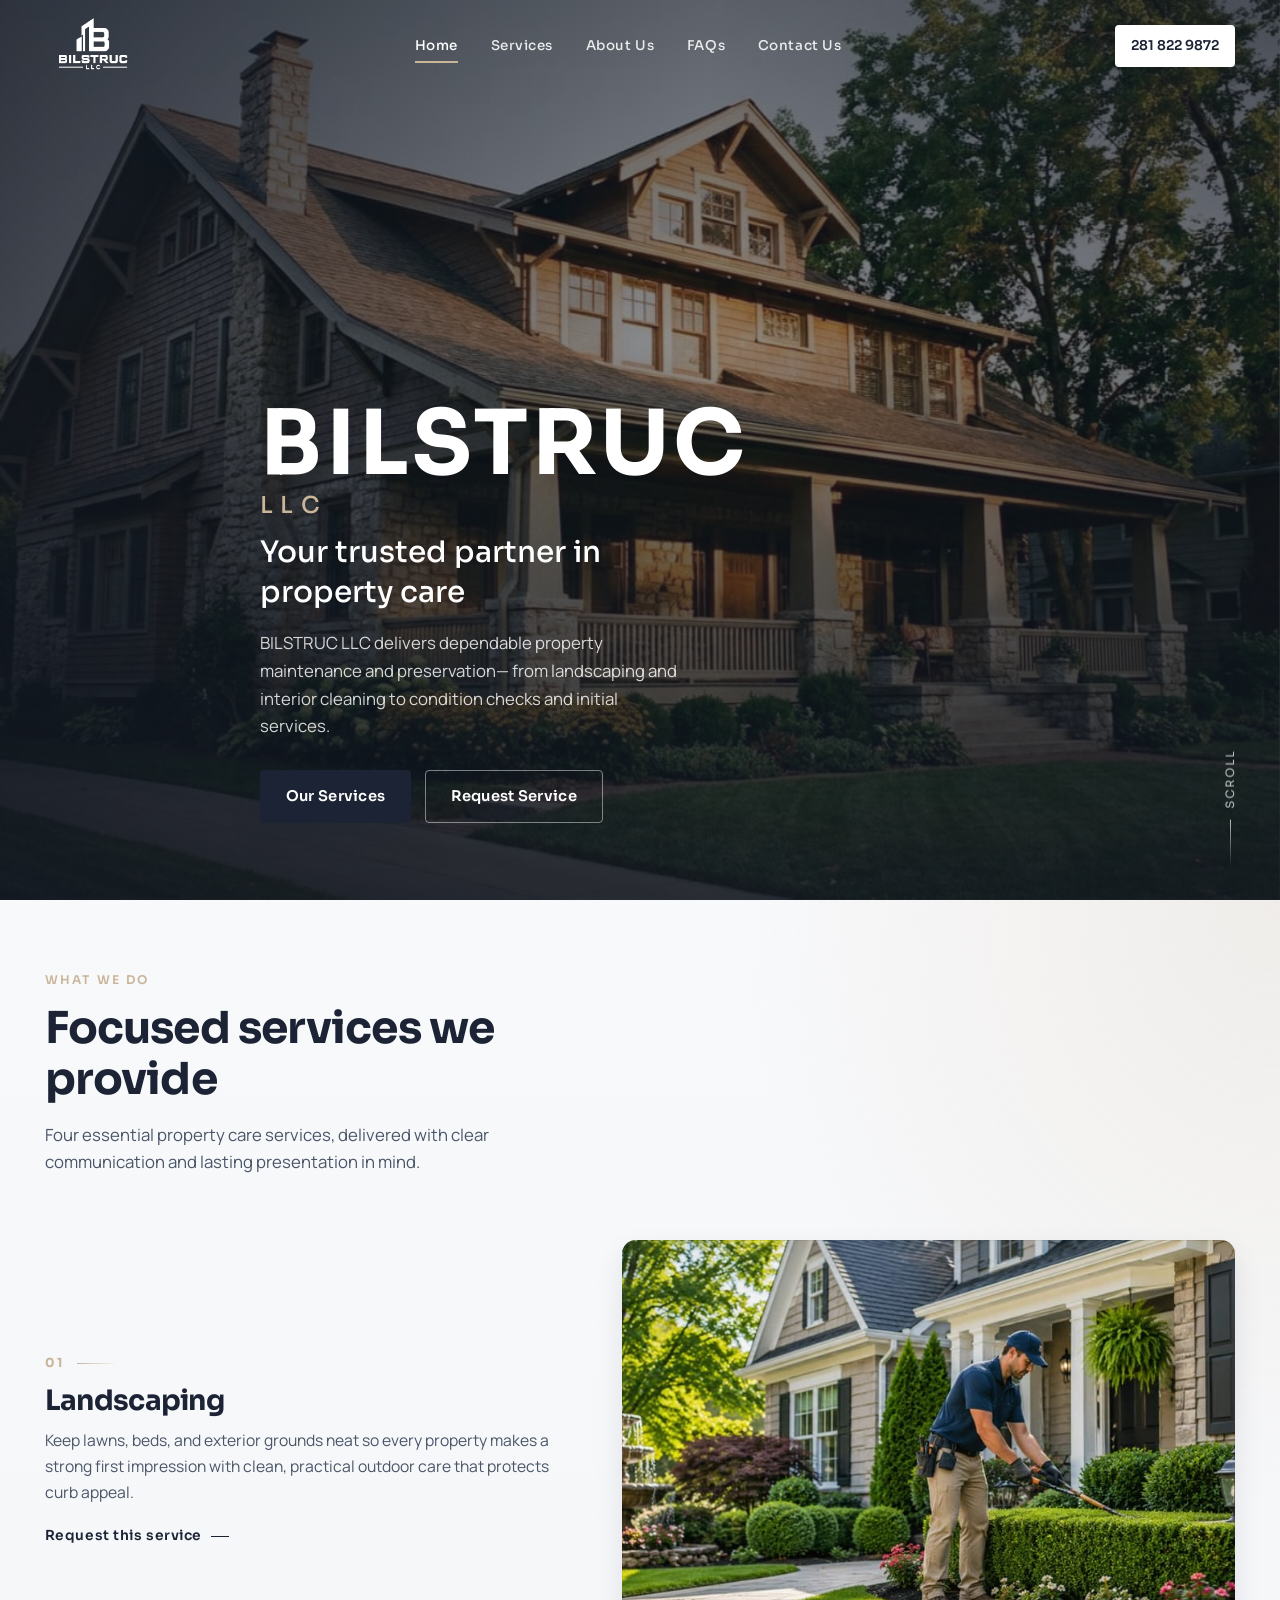
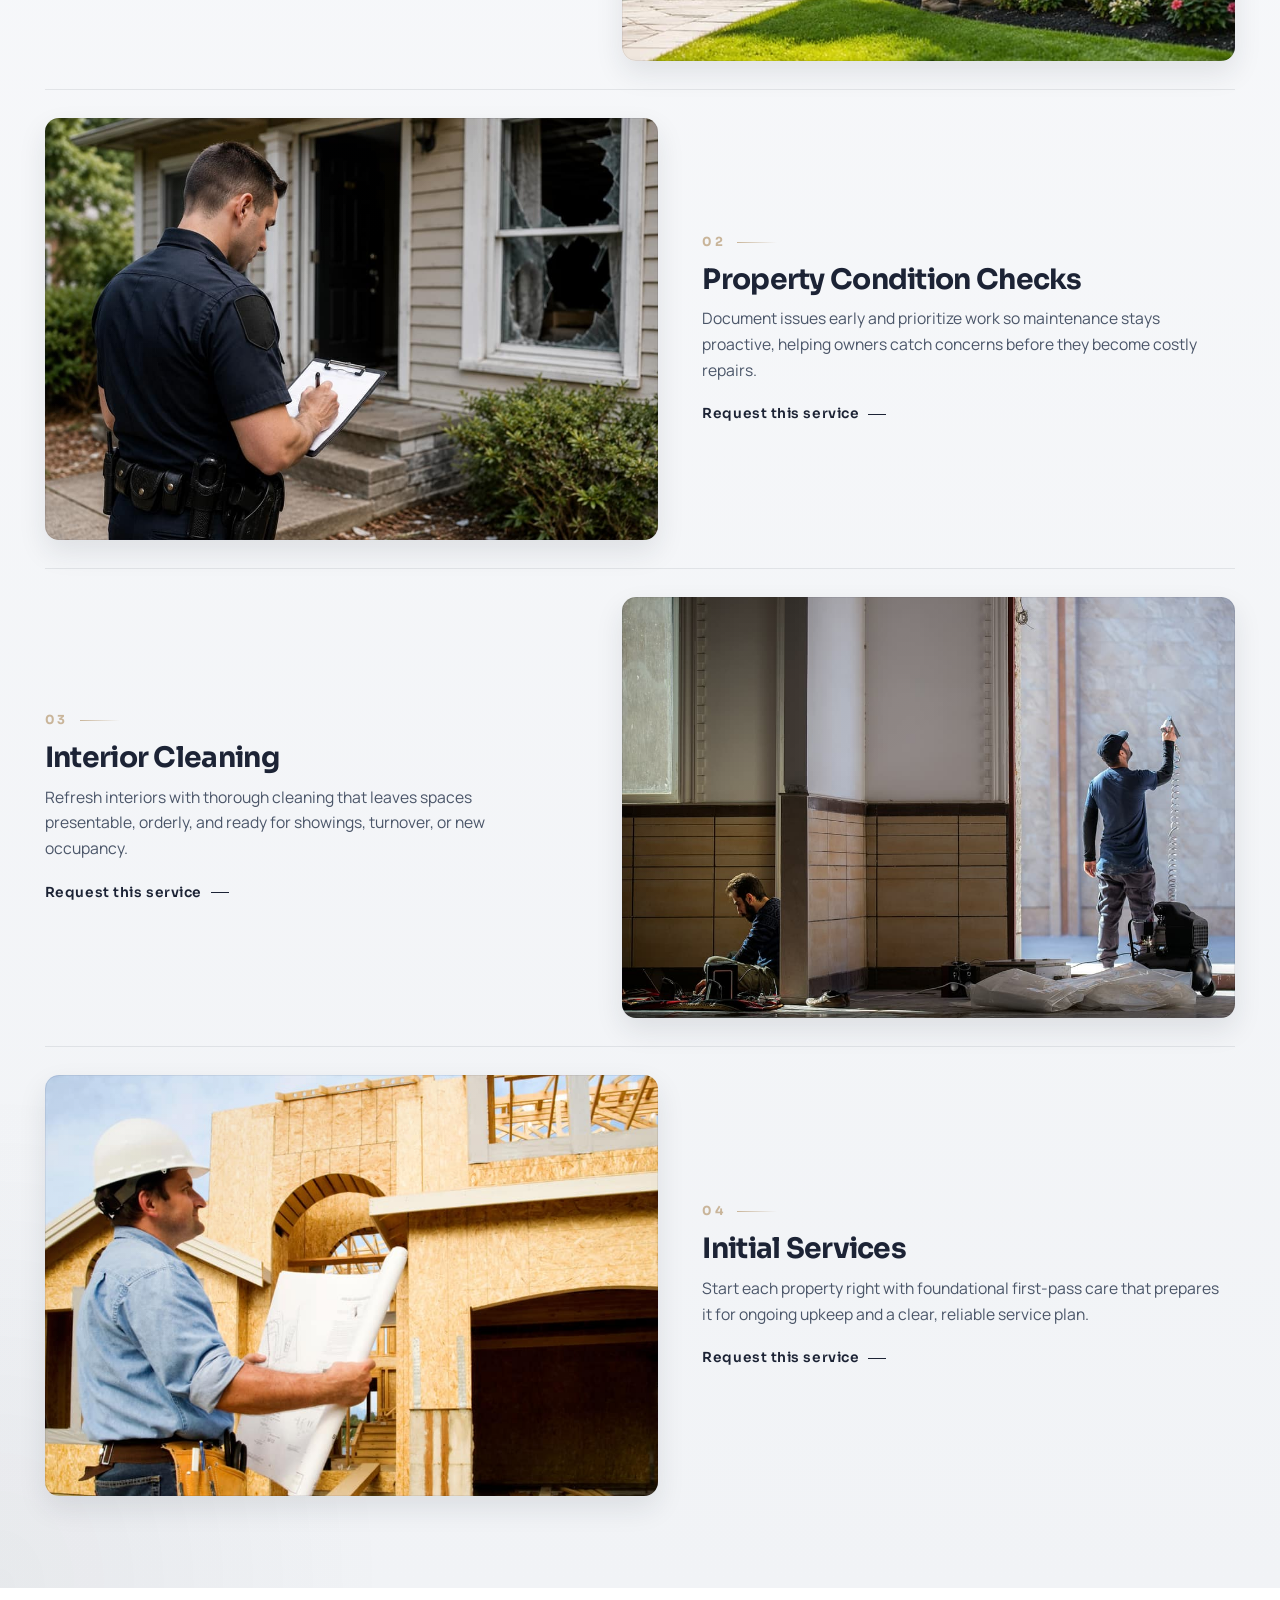
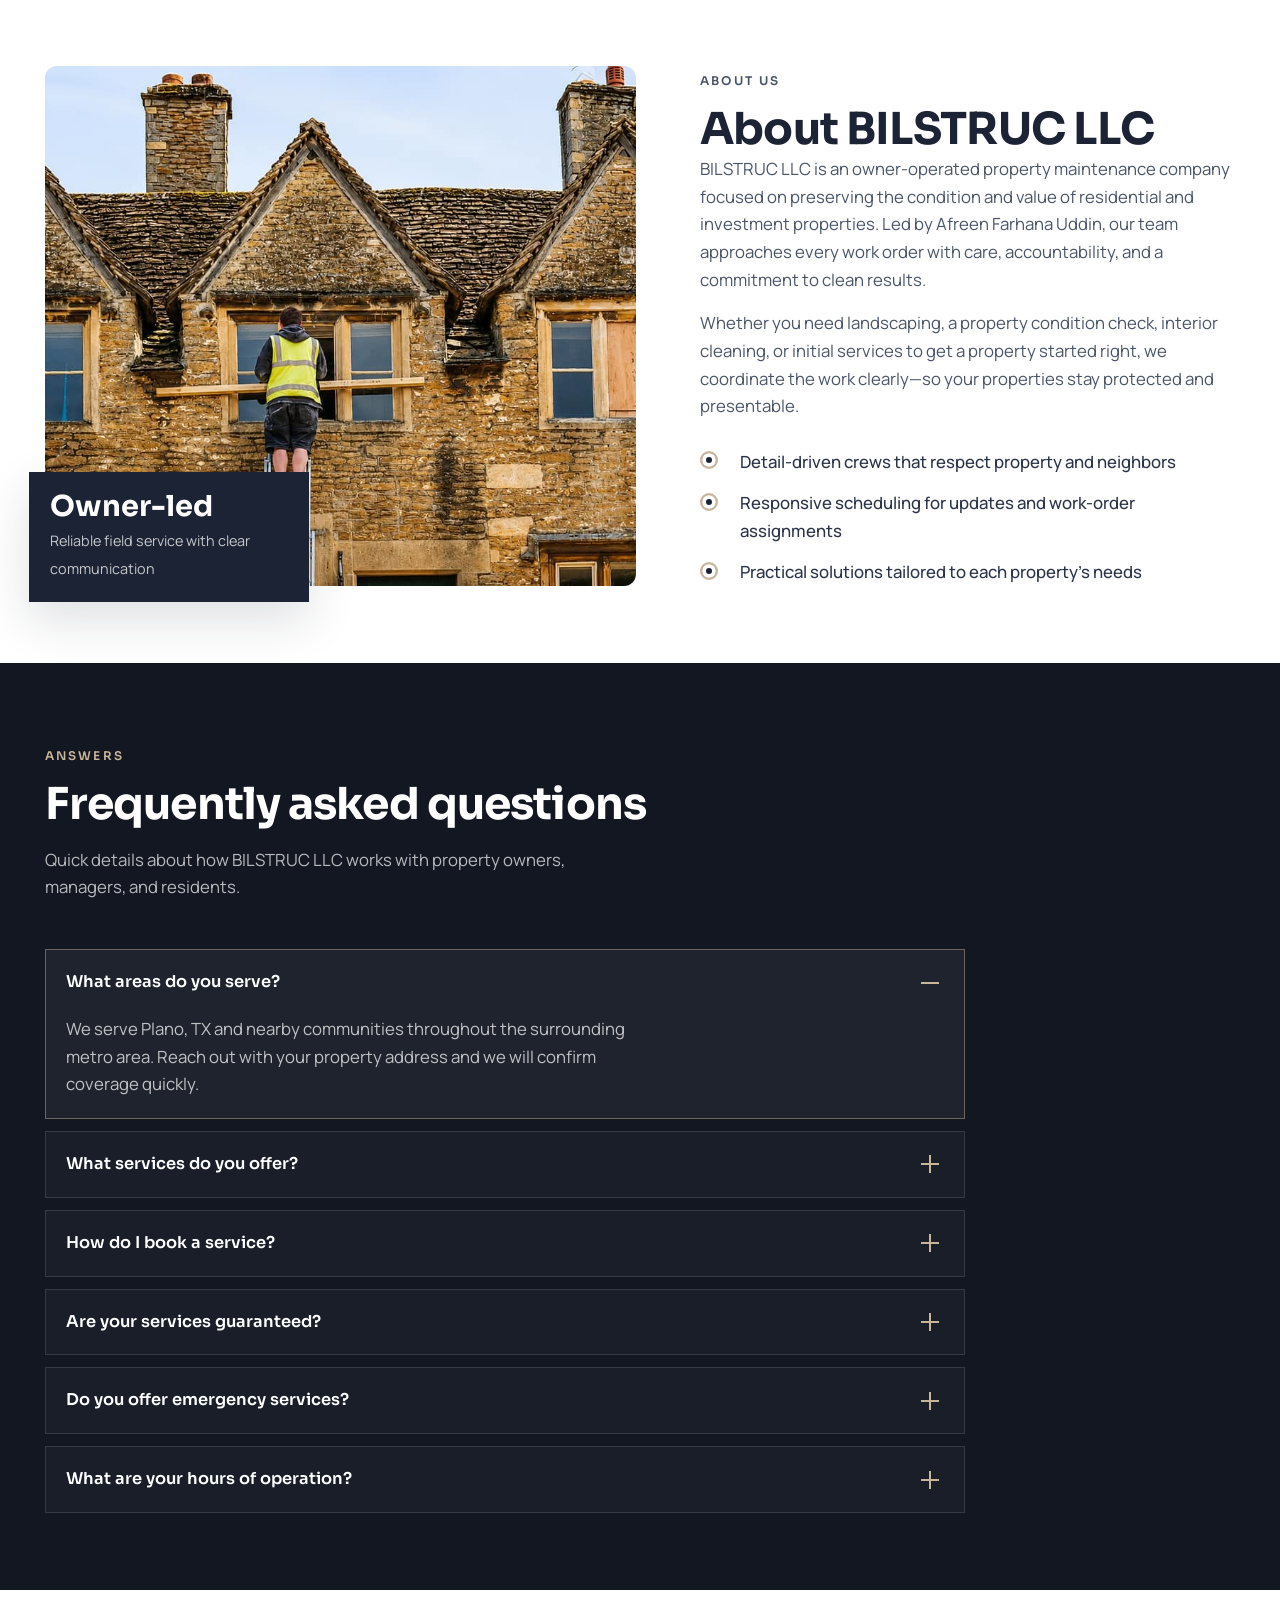
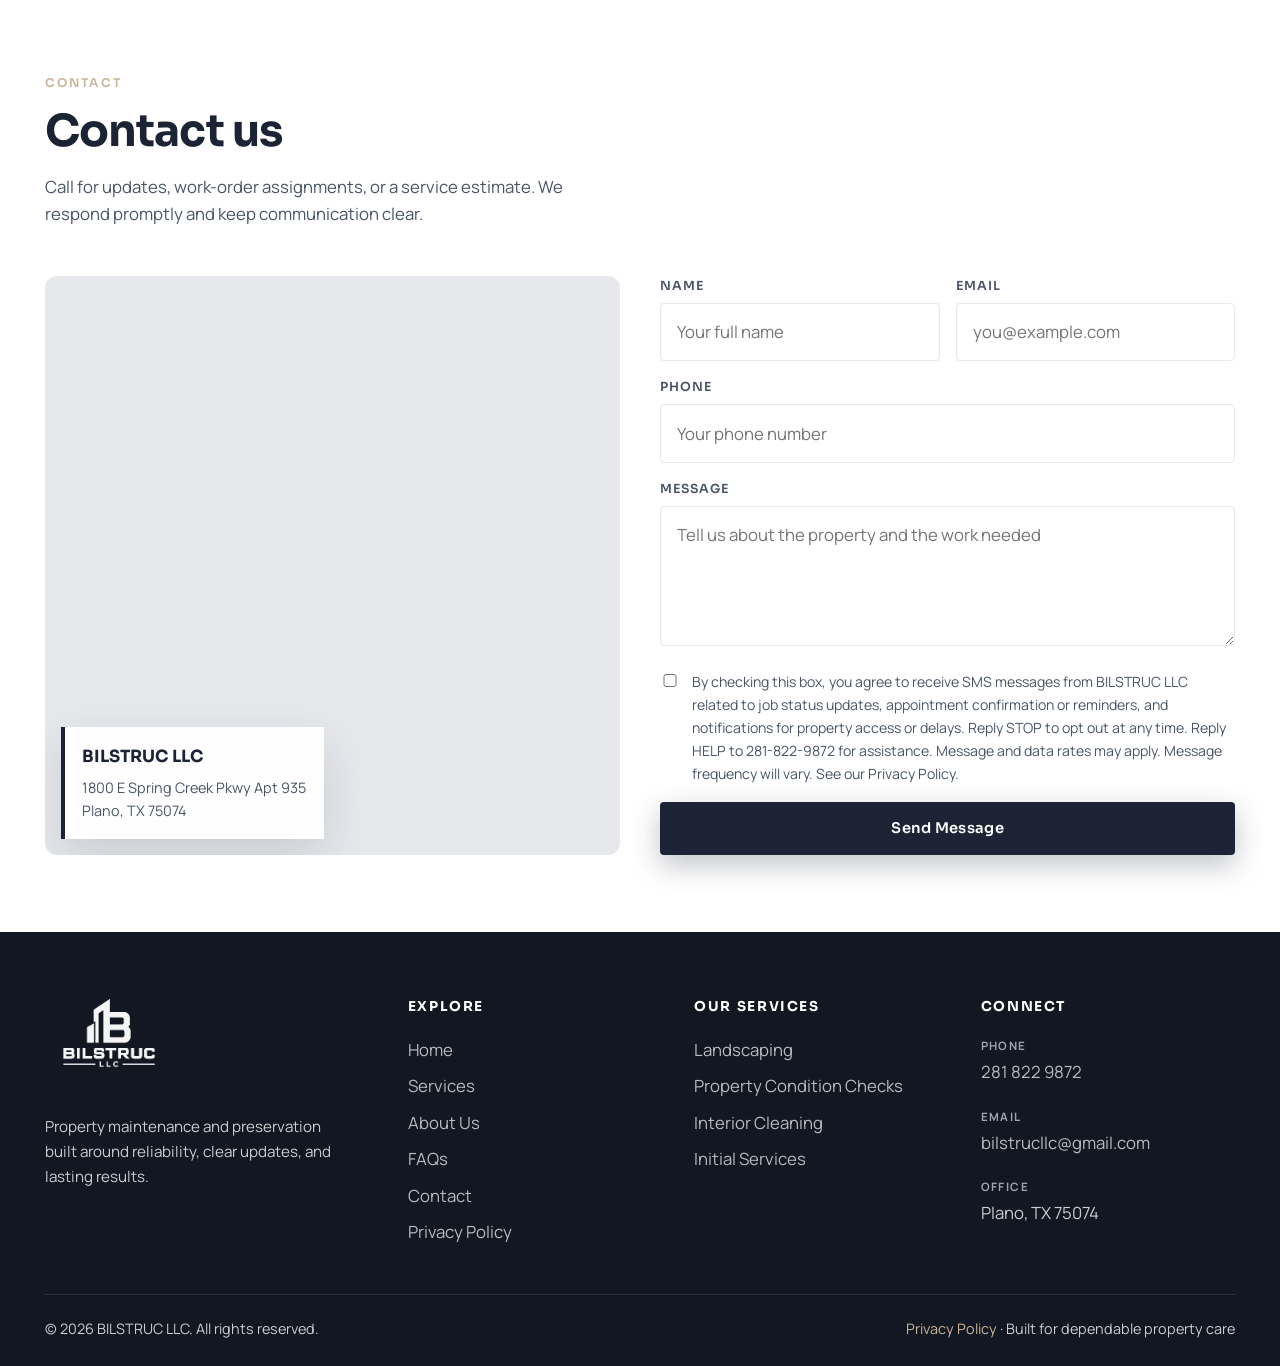
<file: index.html>
<!DOCTYPE html>
<html lang="en">
<head>
  <meta charset="UTF-8">
  <meta name="viewport" content="width=device-width, initial-scale=1.0">
  <meta name="description" content="BILSTRUC LLC provides professional property maintenance and preservation services across Plano, TX and surrounding areas. Call 281-822-9872.">
  <meta name="theme-color" content="#1C2335">
  <title>BILSTRUC LLC | Property Maintenance & Preservation</title>
  <link rel="icon" href="assets/images/logo.png" type="image/png">
  <link rel="preload" as="image" href="assets/images/landing.jpg" fetchpriority="high">
  <link rel="preconnect" href="https://fonts.googleapis.com">
  <link rel="preconnect" href="https://fonts.gstatic.com" crossorigin>
  <link href="https://fonts.googleapis.com/css2?family=Manrope:wght@400;500;600;700&family=Sora:wght@600;700&display=swap" rel="stylesheet">
  <link rel="stylesheet" href="css/styles.css">
</head>
<body>
  <header class="site-header" id="siteHeader">
    <div class="container header-inner">
      <a class="brand" href="#home" aria-label="BILSTRUC LLC home">
        <img src="assets/images/logo.png" alt="BILSTRUC LLC" width="280" height="280" decoding="async">
      </a>

      <nav class="nav" id="primaryNav" aria-label="Primary">
        <a href="#home" class="is-active">Home</a>
        <a href="#services">Services</a>
        <a href="#about">About Us</a>
        <a href="#faqs">FAQs</a>
        <a href="#contact">Contact Us</a>
        <a class="nav-call" href="tel:+12818229872">Call 281 822 9872</a>
      </nav>

      <a class="header-cta" href="tel:+12818229872">281 822 9872</a>

      <button class="nav-toggle" id="navToggle" aria-label="Open menu" aria-expanded="false">
        <span></span><span></span><span></span>
      </button>
    </div>
  </header>

  <main>
    <!-- Hero -->
    <section class="hero" id="home">
      <div class="hero-media" aria-hidden="true">
        <img src="assets/images/landing.jpg" alt="" width="1600" height="894" fetchpriority="high" decoding="async">
        <div class="hero-overlay"></div>
      </div>

      <div class="container hero-content">
        <p class="hero-brand">BILSTRUC<span>LLC</span></p>
        <h1 class="hero-title">Your trusted partner in property care</h1>
        <p class="hero-text">
          BILSTRUC LLC delivers dependable property maintenance and preservation—
          from landscaping and interior cleaning to condition checks and initial services.
        </p>
        <div class="hero-actions">
          <a class="btn btn-primary" href="#services">Our Services</a>
          <a class="btn btn-ghost" href="#contact">Request Service</a>
        </div>
      </div>

      <div class="hero-scroll" aria-hidden="true">Scroll</div>
    </section>

    <!-- Services -->
    <section class="section services" id="services">
      <div class="container">
        <div class="section-head services-head reveal">
          <p class="section-label">What we do</p>
          <h2 class="section-title">Focused services we provide</h2>
          <p class="section-lead">
            Four essential property care services, delivered with clear communication
            and lasting presentation in mind.
          </p>
        </div>

        <article class="service-row reveal">
          <div class="service-copy">
            <div class="service-meta">
              <span class="service-num">01</span>
              <span class="service-rule" aria-hidden="true"></span>
            </div>
            <h3>Landscaping</h3>
            <p>
              Keep lawns, beds, and exterior grounds neat so every property makes a strong
              first impression with clean, practical outdoor care that protects curb appeal.
            </p>
            <a class="service-link" href="#contact">Request this service</a>
          </div>
          <figure class="service-media">
            <img src="assets/images/grass-cut.jpg" alt="Professional landscaping and lawn care" width="1100" height="756" loading="lazy" decoding="async">
          </figure>
        </article>

        <article class="service-row reverse reveal">
          <div class="service-copy">
            <div class="service-meta">
              <span class="service-num">02</span>
              <span class="service-rule" aria-hidden="true"></span>
            </div>
            <h3>Property Condition Checks</h3>
            <p>
              Document issues early and prioritize work so maintenance stays proactive,
              helping owners catch concerns before they become costly repairs.
            </p>
            <a class="service-link" href="#contact">Request this service</a>
          </div>
          <figure class="service-media">
            <img src="assets/images/inspection.jpg" alt="Property condition inspection and documentation" width="1100" height="733" loading="lazy" decoding="async">
          </figure>
        </article>

        <article class="service-row reveal">
          <div class="service-copy">
            <div class="service-meta">
              <span class="service-num">03</span>
              <span class="service-rule" aria-hidden="true"></span>
            </div>
            <h3>Interior Cleaning</h3>
            <p>
              Refresh interiors with thorough cleaning that leaves spaces presentable,
              orderly, and ready for showings, turnover, or new occupancy.
            </p>
            <a class="service-link" href="#contact">Request this service</a>
          </div>
          <figure class="service-media">
            <img src="assets/images/interior-cleaning.jpg" alt="Interior cleaning of a residential property" width="1100" height="733" loading="lazy" decoding="async">
          </figure>
        </article>

        <article class="service-row reverse reveal">
          <div class="service-copy">
            <div class="service-meta">
              <span class="service-num">04</span>
              <span class="service-rule" aria-hidden="true"></span>
            </div>
            <h3>Initial Services</h3>
            <p>
              Start each property right with foundational first-pass care that prepares
              it for ongoing upkeep and a clear, reliable service plan.
            </p>
            <a class="service-link" href="#contact">Request this service</a>
          </div>
          <figure class="service-media">
            <img src="assets/images/initial-services.jpg" alt="Initial property service setup and preparation" width="1100" height="733" loading="lazy" decoding="async">
          </figure>
        </article>
      </div>
    </section>

    <!-- About -->
    <section class="section" id="about">
      <div class="container about-grid">
        <div class="about-visual reveal">
          <img src="assets/images/service.jpg" alt="BILSTRUC LLC team performing property maintenance" width="1100" height="733" loading="lazy" decoding="async">
          <div class="about-accent">
            <strong>Owner-led</strong>
            <span>Reliable field service with clear communication</span>
          </div>
        </div>

        <div class="about-copy reveal">
          <p class="section-label">About us</p>
          <h2 class="section-title">About BILSTRUC LLC</h2>
          <p>
            BILSTRUC LLC is an owner-operated property maintenance company focused on
            preserving the condition and value of residential and investment properties.
            Led by Afreen Farhana Uddin, our team approaches every work order with care,
            accountability, and a commitment to clean results.
          </p>
          <p>
            Whether you need landscaping, a property condition check, interior cleaning,
            or initial services to get a property started right, we coordinate the work
            clearly—so your properties stay protected and presentable.
          </p>
          <ul class="about-points">
            <li>Detail-driven crews that respect property and neighbors</li>
            <li>Responsive scheduling for updates and work-order assignments</li>
            <li>Practical solutions tailored to each property’s needs</li>
          </ul>
        </div>
      </div>
    </section>

    <!-- FAQs -->
    <section class="section faq" id="faqs">
      <div class="container">
        <div class="section-head reveal">
          <p class="section-label">Answers</p>
          <h2 class="section-title">Frequently asked questions</h2>
          <p class="section-lead">
            Quick details about how BILSTRUC LLC works with property owners, managers, and residents.
          </p>
        </div>

        <div class="faq-list reveal">
          <div class="faq-item is-open">
            <button class="faq-question" type="button" aria-expanded="true">
              What areas do you serve?
              <span class="faq-icon" aria-hidden="true"></span>
            </button>
            <div class="faq-answer">
              <div class="faq-answer-inner">
                <p>
                  We serve Plano, TX and nearby communities throughout the surrounding metro area.
                  Reach out with your property address and we will confirm coverage quickly.
                </p>
              </div>
            </div>
          </div>

          <div class="faq-item">
            <button class="faq-question" type="button" aria-expanded="false">
              What services do you offer?
              <span class="faq-icon" aria-hidden="true"></span>
            </button>
            <div class="faq-answer">
              <div class="faq-answer-inner">
                <p>
                  We specialize in four core services: Landscaping, Property Condition Checks,
                  Interior Cleaning, and Initial Services—delivered with clear communication
                  and careful attention to each property.
                </p>
              </div>
            </div>
          </div>

          <div class="faq-item">
            <button class="faq-question" type="button" aria-expanded="false">
              How do I book a service?
              <span class="faq-icon" aria-hidden="true"></span>
            </button>
            <div class="faq-answer">
              <div class="faq-answer-inner">
                <p>
                  Call 281-822-9872, email bilstrucllc@gmail.com, or send a message through
                  our contact form. Share the property details and scope, and we will schedule
                  a time that works for you.
                </p>
              </div>
            </div>
          </div>

          <div class="faq-item">
            <button class="faq-question" type="button" aria-expanded="false">
              Are your services guaranteed?
              <span class="faq-icon" aria-hidden="true"></span>
            </button>
            <div class="faq-answer">
              <div class="faq-answer-inner">
                <p>
                  Yes. Client satisfaction comes first. If something needs attention after a
                  completed job, contact us and we will work with you to make it right.
                </p>
              </div>
            </div>
          </div>

          <div class="faq-item">
            <button class="faq-question" type="button" aria-expanded="false">
              Do you offer emergency services?
              <span class="faq-icon" aria-hidden="true"></span>
            </button>
            <div class="faq-answer">
              <div class="faq-answer-inner">
                <p>
                  We prioritize urgent requests whenever possible. Call us directly for
                  time-sensitive issues so we can triage and respond as quickly as we can.
                </p>
              </div>
            </div>
          </div>

          <div class="faq-item">
            <button class="faq-question" type="button" aria-expanded="false">
              What are your hours of operation?
              <span class="faq-icon" aria-hidden="true"></span>
            </button>
            <div class="faq-answer">
              <div class="faq-answer-inner">
                <p>
                  Standard hours are Monday–Friday, 8 AM to 6 PM. Weekend and evening
                  appointments are available by arrangement when scheduling allows.
                </p>
              </div>
            </div>
          </div>
        </div>
      </div>
    </section>

    <!-- Contact -->
    <section class="section" id="contact">
      <div class="container">
        <div class="section-head reveal">
          <p class="section-label">Contact</p>
          <h2 class="section-title">Contact us</h2>
          <p class="section-lead">
            Call for updates, work-order assignments, or a service estimate.
            We respond promptly and keep communication clear.
          </p>
        </div>

        <div class="contact-grid">
          <div class="map-frame reveal" aria-label="Service location map">
            <iframe
              title="BILSTRUC LLC location map"
              loading="lazy"
              referrerpolicy="no-referrer-when-downgrade"
              src="https://maps.google.com/maps?q=1800%20E%20Spring%20Creek%20Pkwy%20Plano%20TX%2075074&t=&z=14&ie=UTF8&iwloc=&output=embed">
            </iframe>
            <div class="map-badge">
              <strong>BILSTRUC LLC</strong>
              <p>1800 E Spring Creek Pkwy Apt 935<br>Plano, TX 75074</p>
            </div>
          </div>

          <form class="contact-form reveal" id="contactForm" novalidate>
            <div class="form-row">
              <div class="field">
                <label for="name">Name</label>
                <input id="name" name="name" type="text" autocomplete="name" required placeholder="Your full name">
              </div>
              <div class="field">
                <label for="email">Email</label>
                <input id="email" name="email" type="email" autocomplete="email" required placeholder="you@example.com">
              </div>
            </div>

            <div class="field">
              <label for="phone">Phone</label>
              <input id="phone" name="phone" type="tel" autocomplete="tel" required placeholder="Your phone number">
            </div>

            <div class="field">
              <label for="message">Message</label>
              <textarea id="message" name="message" required placeholder="Tell us about the property and the work needed"></textarea>
            </div>

            <label class="consent">
              <input type="checkbox" name="smsConsent" id="smsConsent">
              <span>
                By checking this box, you agree to receive SMS messages from BILSTRUC LLC related to
                job status updates, appointment confirmation or reminders, and notifications for
                property access or delays. Reply STOP to opt out at any time. Reply HELP to
                281-822-9872 for assistance. Message and data rates may apply. Message frequency
                will vary. See our <a href="privacy-policy.html">Privacy Policy</a>.
              </span>
            </label>

            <div class="form-status" id="formStatus" role="status" aria-live="polite"></div>

            <button class="btn btn-primary" type="submit">Send Message</button>
          </form>
        </div>
      </div>
    </section>
  </main>

  <footer class="site-footer">
    <div class="container">
      <div class="footer-top">
        <div class="footer-brand">
          <img src="assets/images/logo.png" alt="BILSTRUC LLC" width="280" height="280" loading="lazy" decoding="async">
          <p>
            Property maintenance and preservation built around reliability,
            clear updates, and lasting results.
          </p>
        </div>

        <div class="footer-col">
          <h4>Explore</h4>
          <ul>
            <li><a href="#home">Home</a></li>
            <li><a href="#services">Services</a></li>
            <li><a href="#about">About Us</a></li>
            <li><a href="#faqs">FAQs</a></li>
            <li><a href="#contact">Contact</a></li>
            <li><a href="privacy-policy.html">Privacy Policy</a></li>
          </ul>
        </div>

        <div class="footer-col">
          <h4>Our services</h4>
          <ul>
            <li><a href="#services">Landscaping</a></li>
            <li><a href="#services">Property Condition Checks</a></li>
            <li><a href="#services">Interior Cleaning</a></li>
            <li><a href="#services">Initial Services</a></li>
          </ul>
        </div>

        <div class="footer-col footer-contact">
          <h4>Connect</h4>
          <ul>
            <li>
              <strong>Phone</strong>
              <a href="tel:+12818229872">281 822 9872</a>
            </li>
            <li>
              <strong>Email</strong>
              <a href="mailto:bilstrucllc@gmail.com">bilstrucllc@gmail.com</a>
            </li>
            <li>
              <strong>Office</strong>
              <span>Plano, TX 75074</span>
            </li>
          </ul>
        </div>
      </div>

      <div class="footer-bottom">
        <p>&copy; <span id="year"></span> BILSTRUC LLC. All rights reserved.</p>
        <p>
          <a href="privacy-policy.html">Privacy Policy</a>
          · Built for dependable property care
        </p>
      </div>
    </div>
  </footer>

  <script src="js/main.js" defer></script>
</body>
</html>
</file>
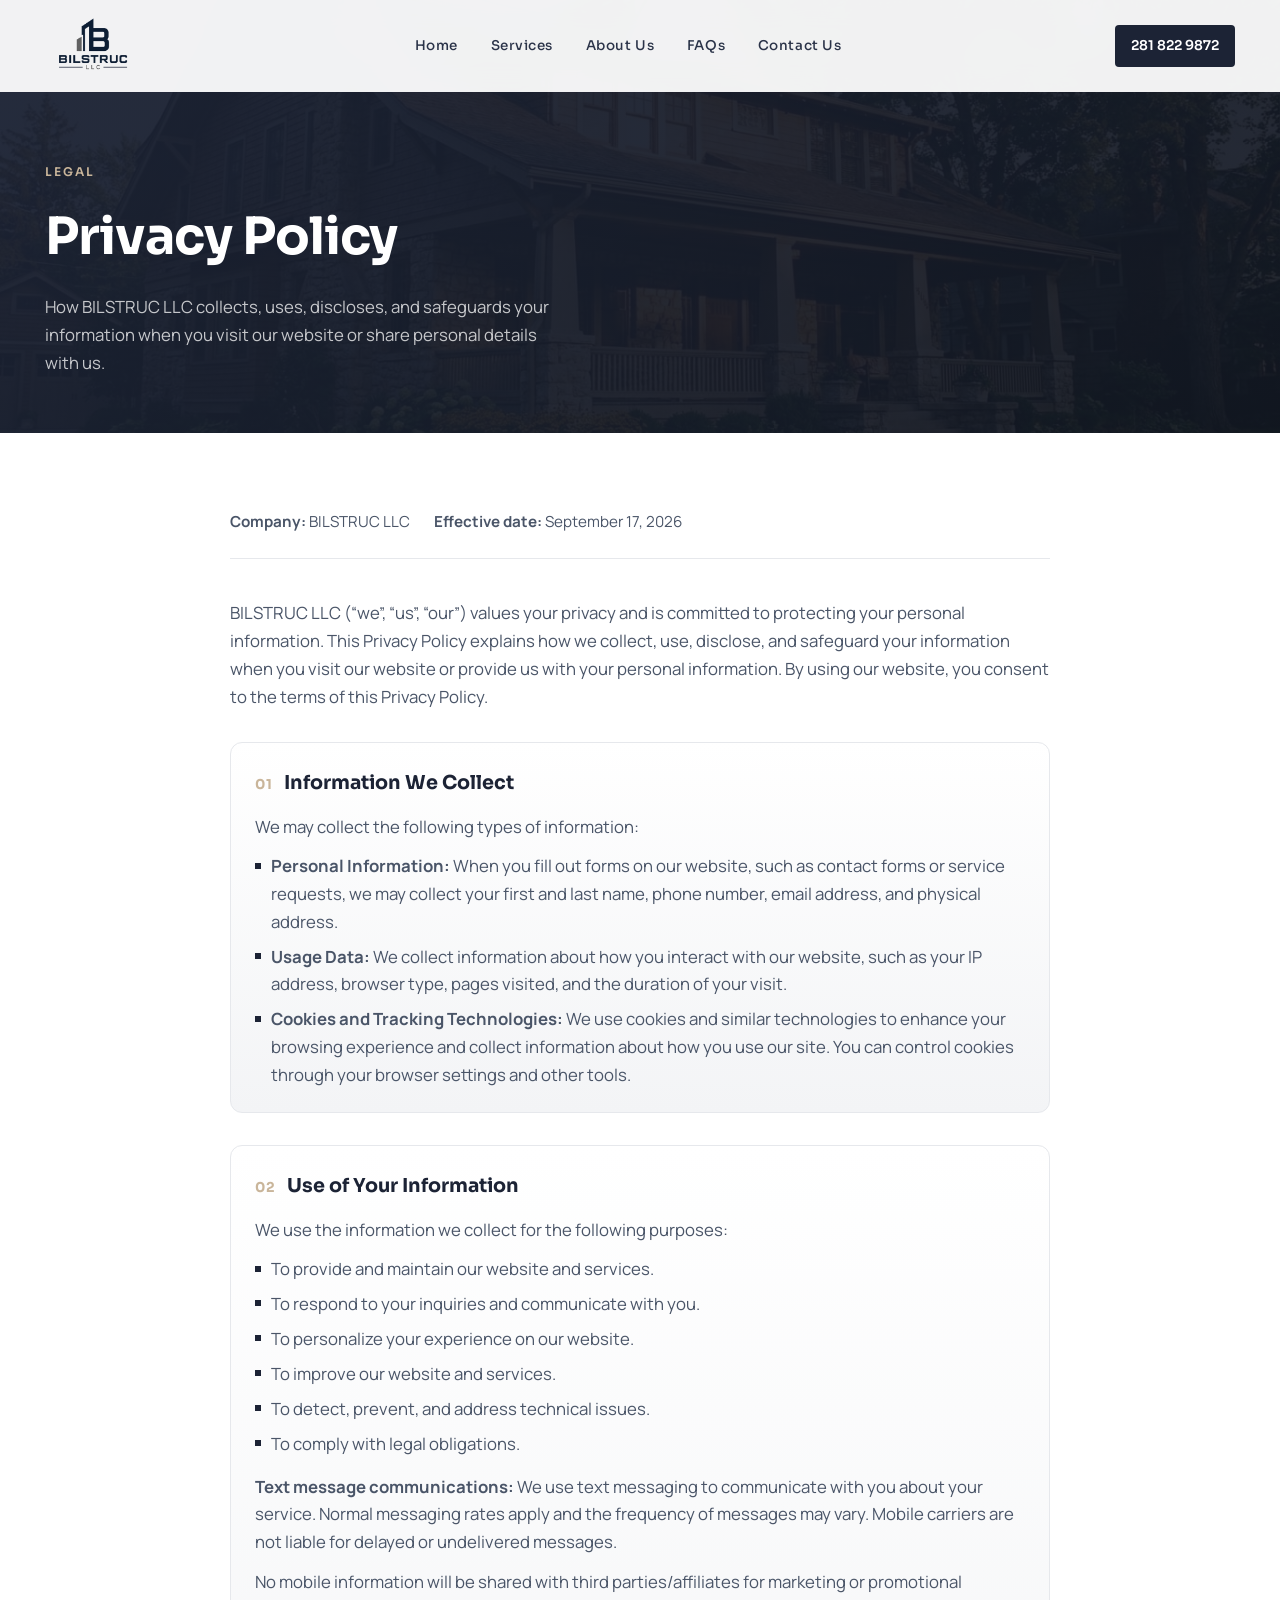
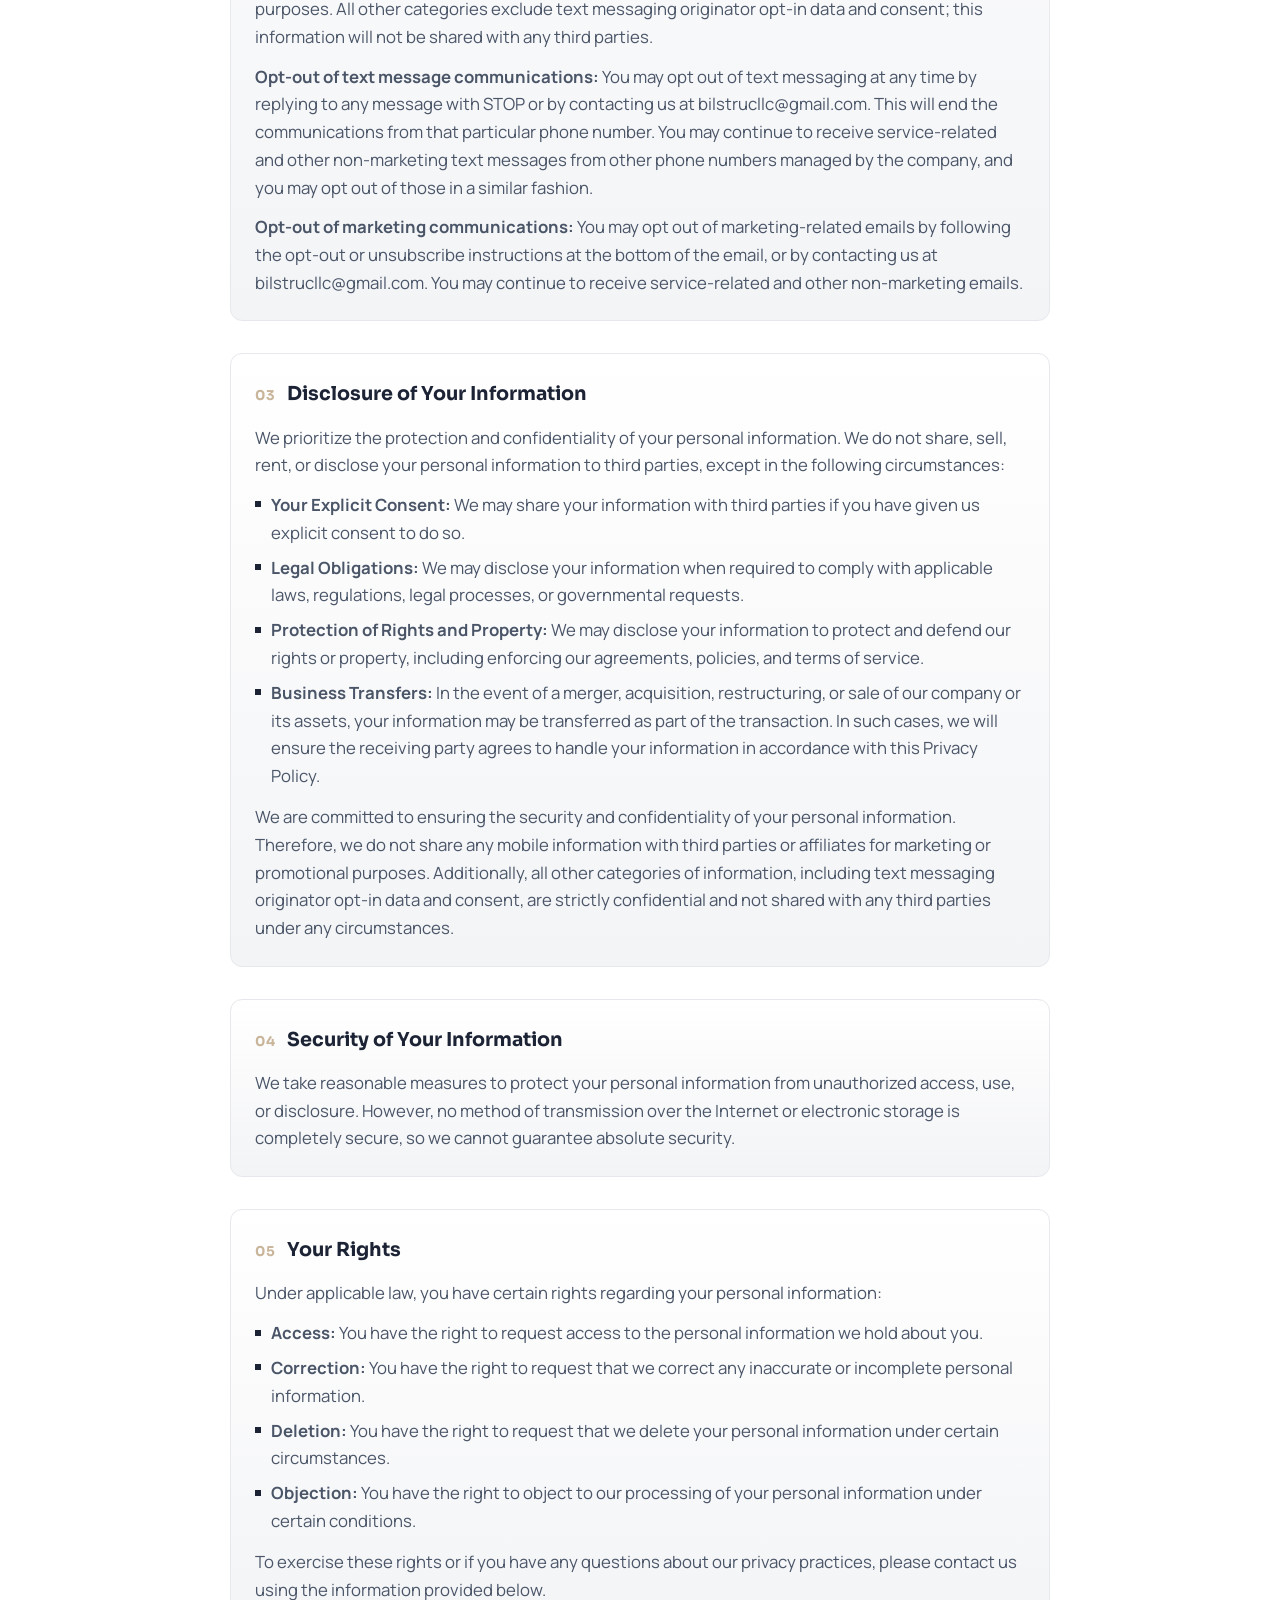
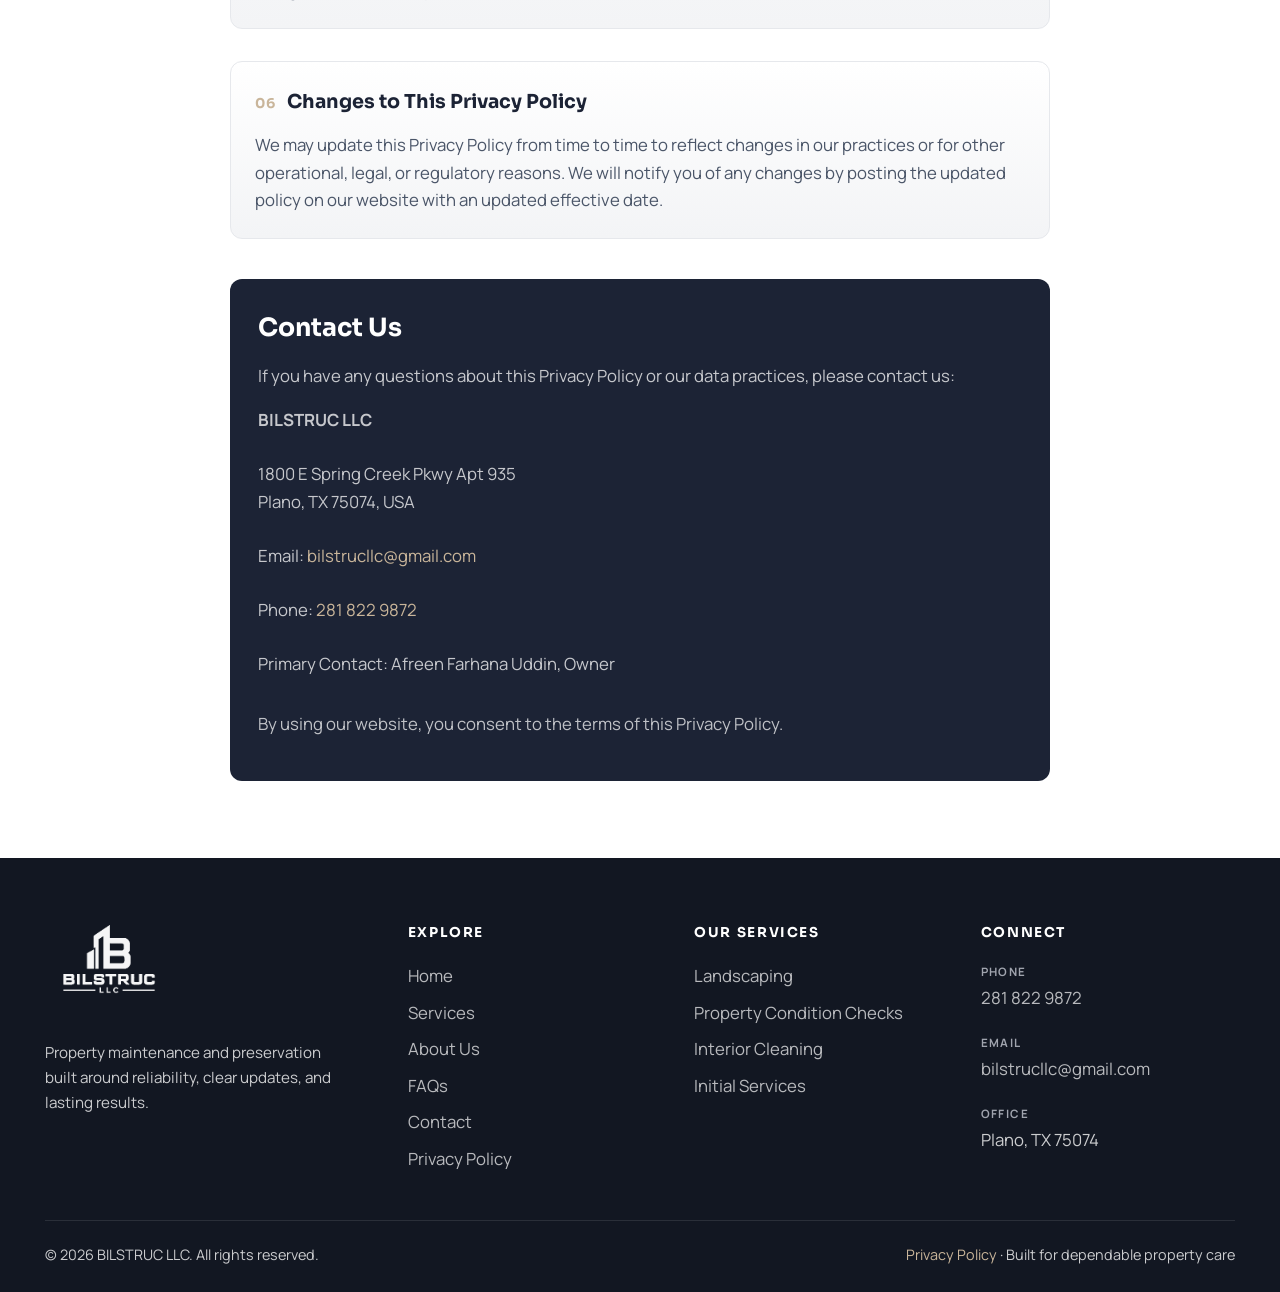
<file: privacy-policy.html>
<!DOCTYPE html>
<html lang="en">
<head>
  <meta charset="UTF-8">
  <meta name="viewport" content="width=device-width, initial-scale=1.0">
  <meta name="description" content="Privacy Policy for BILSTRUC LLC. Learn how we collect, use, and protect your information.">
  <meta name="theme-color" content="#1C2335">
  <title>Privacy Policy | BILSTRUC LLC</title>
  <link rel="icon" href="assets/images/logo.png" type="image/png">
  <link rel="preconnect" href="https://fonts.googleapis.com">
  <link rel="preconnect" href="https://fonts.gstatic.com" crossorigin>
  <link href="https://fonts.googleapis.com/css2?family=Manrope:wght@400;500;600;700&family=Sora:wght@600;700&display=swap" rel="stylesheet">
  <link rel="stylesheet" href="css/styles.css">
</head>
<body>
  <header class="site-header page-header is-scrolled" id="siteHeader">
    <div class="container header-inner">
      <a class="brand" href="index.html" aria-label="BILSTRUC LLC home">
        <img src="assets/images/logo.png" alt="BILSTRUC LLC" width="280" height="280" decoding="async">
      </a>

      <nav class="nav" id="primaryNav" aria-label="Primary">
        <a href="index.html#home">Home</a>
        <a href="index.html#services">Services</a>
        <a href="index.html#about">About Us</a>
        <a href="index.html#faqs">FAQs</a>
        <a href="index.html#contact">Contact Us</a>
        <a class="nav-call" href="tel:+12818229872">Call 281 822 9872</a>
      </nav>

      <a class="header-cta" href="tel:+12818229872">281 822 9872</a>

      <button class="nav-toggle" id="navToggle" aria-label="Open menu" aria-expanded="false">
        <span></span><span></span><span></span>
      </button>
    </div>
  </header>

  <main>
    <section class="page-hero">
      <div class="container">
        <p class="section-label">Legal</p>
        <h1>Privacy Policy</h1>
        <p>
          How BILSTRUC LLC collects, uses, discloses, and safeguards your information
          when you visit our website or share personal details with us.
        </p>
      </div>
    </section>

    <section class="section">
      <div class="container privacy-content">
        <div class="privacy-meta">
          <span><strong>Company:</strong> BILSTRUC LLC</span>
          <span><strong>Effective date:</strong> September 17, 2026</span>
        </div>

        <p style="color: var(--steel); margin-bottom: 2rem;">
          BILSTRUC LLC (“we”, “us”, “our”) values your privacy and is committed to protecting
          your personal information. This Privacy Policy explains how we collect, use, disclose,
          and safeguard your information when you visit our website or provide us with your
          personal information. By using our website, you consent to the terms of this Privacy Policy.
        </p>

        <article class="privacy-block">
          <h2><span>01</span> Information We Collect</h2>
          <p>We may collect the following types of information:</p>
          <ul>
            <li>
              <strong>Personal Information:</strong> When you fill out forms on our website,
              such as contact forms or service requests, we may collect your first and last name,
              phone number, email address, and physical address.
            </li>
            <li>
              <strong>Usage Data:</strong> We collect information about how you interact with our
              website, such as your IP address, browser type, pages visited, and the duration of your visit.
            </li>
            <li>
              <strong>Cookies and Tracking Technologies:</strong> We use cookies and similar
              technologies to enhance your browsing experience and collect information about how
              you use our site. You can control cookies through your browser settings and other tools.
            </li>
          </ul>
        </article>

        <article class="privacy-block">
          <h2><span>02</span> Use of Your Information</h2>
          <p>We use the information we collect for the following purposes:</p>
          <ul>
            <li>To provide and maintain our website and services.</li>
            <li>To respond to your inquiries and communicate with you.</li>
            <li>To personalize your experience on our website.</li>
            <li>To improve our website and services.</li>
            <li>To detect, prevent, and address technical issues.</li>
            <li>To comply with legal obligations.</li>
          </ul>
          <p style="margin-top: 0.95rem;">
            <strong>Text message communications:</strong> We use text messaging to communicate
            with you about your service. Normal messaging rates apply and the frequency of messages
            may vary. Mobile carriers are not liable for delayed or undelivered messages.
          </p>
          <p style="margin-top: 0.75rem;">
            No mobile information will be shared with third parties/affiliates for marketing or
            promotional purposes. All other categories exclude text messaging originator opt-in
            data and consent; this information will not be shared with any third parties.
          </p>
          <p style="margin-top: 0.75rem;">
            <strong>Opt-out of text message communications:</strong> You may opt out of text
            messaging at any time by replying to any message with STOP or by contacting us at
            <a href="mailto:bilstrucllc@gmail.com">bilstrucllc@gmail.com</a>. This will end the
            communications from that particular phone number. You may continue to receive
            service-related and other non-marketing text messages from other phone numbers managed
            by the company, and you may opt out of those in a similar fashion.
          </p>
          <p style="margin-top: 0.75rem;">
            <strong>Opt-out of marketing communications:</strong> You may opt out of marketing-related
            emails by following the opt-out or unsubscribe instructions at the bottom of the email,
            or by contacting us at
            <a href="mailto:bilstrucllc@gmail.com">bilstrucllc@gmail.com</a>. You may continue to
            receive service-related and other non-marketing emails.
          </p>
        </article>

        <article class="privacy-block">
          <h2><span>03</span> Disclosure of Your Information</h2>
          <p>
            We prioritize the protection and confidentiality of your personal information. We do not
            share, sell, rent, or disclose your personal information to third parties, except in the
            following circumstances:
          </p>
          <ul>
            <li>
              <strong>Your Explicit Consent:</strong> We may share your information with third parties
              if you have given us explicit consent to do so.
            </li>
            <li>
              <strong>Legal Obligations:</strong> We may disclose your information when required to
              comply with applicable laws, regulations, legal processes, or governmental requests.
            </li>
            <li>
              <strong>Protection of Rights and Property:</strong> We may disclose your information to
              protect and defend our rights or property, including enforcing our agreements, policies,
              and terms of service.
            </li>
            <li>
              <strong>Business Transfers:</strong> In the event of a merger, acquisition, restructuring,
              or sale of our company or its assets, your information may be transferred as part of the
              transaction. In such cases, we will ensure the receiving party agrees to handle your
              information in accordance with this Privacy Policy.
            </li>
          </ul>
          <p style="margin-top: 0.85rem;">
            We are committed to ensuring the security and confidentiality of your personal information.
            Therefore, we do not share any mobile information with third parties or affiliates for
            marketing or promotional purposes. Additionally, all other categories of information,
            including text messaging originator opt-in data and consent, are strictly confidential and
            not shared with any third parties under any circumstances.
          </p>
        </article>

        <article class="privacy-block">
          <h2><span>04</span> Security of Your Information</h2>
          <p>
            We take reasonable measures to protect your personal information from unauthorized access,
            use, or disclosure. However, no method of transmission over the Internet or electronic
            storage is completely secure, so we cannot guarantee absolute security.
          </p>
        </article>

        <article class="privacy-block">
          <h2><span>05</span> Your Rights</h2>
          <p>Under applicable law, you have certain rights regarding your personal information:</p>
          <ul>
            <li><strong>Access:</strong> You have the right to request access to the personal information we hold about you.</li>
            <li><strong>Correction:</strong> You have the right to request that we correct any inaccurate or incomplete personal information.</li>
            <li><strong>Deletion:</strong> You have the right to request that we delete your personal information under certain circumstances.</li>
            <li><strong>Objection:</strong> You have the right to object to our processing of your personal information under certain conditions.</li>
          </ul>
          <p style="margin-top: 0.85rem;">
            To exercise these rights or if you have any questions about our privacy practices, please
            contact us using the information provided below.
          </p>
        </article>

        <article class="privacy-block">
          <h2><span>06</span> Changes to This Privacy Policy</h2>
          <p>
            We may update this Privacy Policy from time to time to reflect changes in our practices or
            for other operational, legal, or regulatory reasons. We will notify you of any changes by
            posting the updated policy on our website with an updated effective date.
          </p>
        </article>

        <div class="privacy-contact-card">
          <h2>Contact Us</h2>
          <p>
            If you have any questions about this Privacy Policy or our data practices, please contact us:
          </p>
          <div class="privacy-contact-grid">
            <p><strong>BILSTRUC LLC</strong></p>
            <p>1800 E Spring Creek Pkwy Apt 935<br>Plano, TX 75074, USA</p>
            <p>Email: <a href="mailto:bilstrucllc@gmail.com">bilstrucllc@gmail.com</a></p>
            <p>Phone: <a href="tel:+12818229872">281 822 9872</a></p>
            <p>Primary Contact: Afreen Farhana Uddin, Owner</p>
          </div>
          <p style="margin-top: 1rem; color: rgba(255,255,255,0.72);">
            By using our website, you consent to the terms of this Privacy Policy.
          </p>
        </div>
      </div>
    </section>
  </main>

  <footer class="site-footer">
    <div class="container">
      <div class="footer-top">
        <div class="footer-brand">
          <img src="assets/images/logo.png" alt="BILSTRUC LLC" width="280" height="280" loading="lazy" decoding="async">
          <p>
            Property maintenance and preservation built around reliability,
            clear updates, and lasting results.
          </p>
        </div>

        <div class="footer-col">
          <h4>Explore</h4>
          <ul>
            <li><a href="index.html#home">Home</a></li>
            <li><a href="index.html#services">Services</a></li>
            <li><a href="index.html#about">About Us</a></li>
            <li><a href="index.html#faqs">FAQs</a></li>
            <li><a href="index.html#contact">Contact</a></li>
            <li><a href="privacy-policy.html">Privacy Policy</a></li>
          </ul>
        </div>

        <div class="footer-col">
          <h4>Our services</h4>
          <ul>
            <li><a href="index.html#services">Landscaping</a></li>
            <li><a href="index.html#services">Property Condition Checks</a></li>
            <li><a href="index.html#services">Interior Cleaning</a></li>
            <li><a href="index.html#services">Initial Services</a></li>
          </ul>
        </div>

        <div class="footer-col footer-contact">
          <h4>Connect</h4>
          <ul>
            <li>
              <strong>Phone</strong>
              <a href="tel:+12818229872">281 822 9872</a>
            </li>
            <li>
              <strong>Email</strong>
              <a href="mailto:bilstrucllc@gmail.com">bilstrucllc@gmail.com</a>
            </li>
            <li>
              <strong>Office</strong>
              <span>Plano, TX 75074</span>
            </li>
          </ul>
        </div>
      </div>

      <div class="footer-bottom">
        <p>&copy; <span id="year"></span> BILSTRUC LLC. All rights reserved.</p>
        <p>
          <a href="privacy-policy.html">Privacy Policy</a>
          · Built for dependable property care
        </p>
      </div>
    </div>
  </footer>

  <script src="js/main.js" defer></script>
</body>
</html>
</file>
<file: css/styles.css>
/* ========================================
   BILSTRUC LLC — Brand Styles
   Primary: rgb(28, 35, 53) / #1C2335
   ======================================== */

:root {
  --navy: #1c2335;
  --navy-deep: #121722;
  --navy-soft: #2a3348;
  --steel: #4a5568;
  --gray: #7f7f7f;
  --gray-mid: #a0a4ae;
  --gray-light: #e6e8ec;
  --fog: #f3f4f6;
  --white: #ffffff;
  --stone: #c9b59a;
  --stone-soft: #e8dfd2;
  --success: #2f6b4f;
  --danger: #9b3b3b;

  --font-display: "Sora", system-ui, sans-serif;
  --font-body: "Manrope", system-ui, sans-serif;

  --shadow-sm: 0 8px 24px rgba(28, 35, 53, 0.08);
  --shadow-md: 0 18px 48px rgba(28, 35, 53, 0.14);
  --radius: 4px;
  --radius-lg: 12px;
  --container: 1320px;
  --container-pad: clamp(1rem, 3.5vw, 3rem);
  --header-h: 92px;
  --ease: cubic-bezier(0.22, 1, 0.36, 1);
}

*,
*::before,
*::after {
  box-sizing: border-box;
  margin: 0;
  padding: 0;
}

html {
  scroll-behavior: smooth;
  scroll-padding-top: calc(var(--header-h) + 12px);
}

body {
  font-family: var(--font-body);
  color: var(--navy);
  background: var(--white);
  line-height: 1.65;
  font-size: 1.05rem;
  overflow-x: hidden;
  -webkit-font-smoothing: antialiased;
}

img {
  max-width: 100%;
  display: block;
}

a {
  color: inherit;
  text-decoration: none;
}

ul {
  list-style: none;
}

button,
input,
textarea {
  font: inherit;
}

.container {
  width: min(100% - (var(--container-pad) * 2), var(--container));
  margin-inline: auto;
}

.section {
  padding: clamp(3rem, 6vw, 5.5rem) 0;
}

.section-label {
  display: inline-block;
  font-family: var(--font-display);
  font-size: 0.75rem;
  font-weight: 600;
  letter-spacing: 0.18em;
  text-transform: uppercase;
  color: var(--stone);
  margin-bottom: 0.85rem;
}

.section-title {
  font-family: var(--font-display);
  font-weight: 700;
  font-size: clamp(1.85rem, 3.5vw, 2.75rem);
  line-height: 1.15;
  letter-spacing: -0.02em;
  color: var(--navy);
  max-width: 18ch;
}

.section-lead {
  margin-top: 1rem;
  color: var(--steel);
  max-width: 52ch;
  font-size: 1.05rem;
}

.section-head {
  margin-bottom: clamp(2rem, 4vw, 3rem);
}

/* ---------- Buttons ---------- */
.btn {
  display: inline-flex;
  align-items: center;
  justify-content: center;
  gap: 0.55rem;
  min-height: 52px;
  padding: 0.85rem 1.55rem;
  border: 1.5px solid transparent;
  border-radius: var(--radius);
  font-family: var(--font-display);
  font-size: 0.92rem;
  font-weight: 600;
  letter-spacing: 0.02em;
  cursor: pointer;
  transition: transform 0.25s var(--ease), background 0.25s var(--ease),
    color 0.25s var(--ease), border-color 0.25s var(--ease), box-shadow 0.25s var(--ease);
}

.btn:hover {
  transform: translateY(-2px);
}

.btn-primary {
  background: var(--navy);
  color: var(--white);
  box-shadow: 0 10px 28px rgba(28, 35, 53, 0.28);
}

.btn-primary:hover {
  background: var(--navy-soft);
}

.btn-ghost {
  background: transparent;
  color: var(--white);
  border-color: rgba(255, 255, 255, 0.45);
}

.btn-ghost:hover {
  background: rgba(255, 255, 255, 0.1);
  border-color: var(--white);
}

.btn-outline {
  background: transparent;
  color: var(--navy);
  border-color: var(--navy);
}

.btn-outline:hover {
  background: var(--navy);
  color: var(--white);
}

.btn-light {
  background: var(--white);
  color: var(--navy);
}

.btn-light:hover {
  background: var(--fog);
}

/* ---------- Header ---------- */
.site-header {
  position: fixed;
  inset: 0 0 auto;
  z-index: 1000;
  height: var(--header-h);
  transition: background 0.35s var(--ease), box-shadow 0.35s var(--ease),
    backdrop-filter 0.35s var(--ease);
}

.site-header.is-scrolled,
.site-header.page-header {
  background: rgba(255, 255, 255, 0.94);
  backdrop-filter: blur(14px);
  box-shadow: 0 1px 0 rgba(28, 35, 53, 0.08);
}

.header-inner {
  height: var(--header-h);
  display: flex;
  align-items: center;
  justify-content: space-between;
  gap: 1.5rem;
}

.brand {
  display: inline-flex;
  align-items: center;
  z-index: 2;
}

.brand img {
  width: clamp(72px, 9vw, 96px);
  height: clamp(72px, 9vw, 96px);
  object-fit: contain;
  background: transparent;
  transition: filter 0.3s ease;
}

/* Light logo over dark hero; original colors on white header */
.site-header:not(.is-scrolled):not(.page-header) .brand img {
  filter: brightness(0) invert(1);
}

.nav {
  display: flex;
  align-items: center;
  gap: 0.35rem;
}

.nav a {
  position: relative;
  padding: 0.55rem 0.85rem;
  font-family: var(--font-display);
  font-size: 0.84rem;
  font-weight: 500;
  letter-spacing: 0.04em;
  color: rgba(255, 255, 255, 0.88);
  transition: color 0.25s ease;
}

.site-header.is-scrolled .nav a,
.site-header.page-header .nav a {
  color: var(--navy-soft);
}

.nav a::after {
  content: "";
  position: absolute;
  left: 0.85rem;
  right: 0.85rem;
  bottom: 0.2rem;
  height: 2px;
  background: var(--stone);
  transform: scaleX(0);
  transform-origin: left;
  transition: transform 0.3s var(--ease);
}

.nav a:hover,
.nav a.is-active {
  color: var(--white);
}

.site-header.is-scrolled .nav a:hover,
.site-header.is-scrolled .nav a.is-active,
.site-header.page-header .nav a:hover,
.site-header.page-header .nav a.is-active {
  color: var(--navy);
}

.nav a:hover::after,
.nav a.is-active::after {
  transform: scaleX(1);
}

.nav-call {
  display: none;
}

.header-cta {
  display: inline-flex;
  align-items: center;
  gap: 0.45rem;
  padding: 0.65rem 1rem;
  border-radius: var(--radius);
  background: var(--white);
  color: var(--navy);
  font-family: var(--font-display);
  font-size: 0.84rem;
  font-weight: 600;
  white-space: nowrap;
  transition: transform 0.25s var(--ease), background 0.25s ease;
}

.header-cta:hover {
  transform: translateY(-1px);
  background: var(--fog);
}

.site-header.is-scrolled .header-cta,
.site-header.page-header .header-cta {
  background: var(--navy);
  color: var(--white);
}

.nav-toggle {
  display: none;
  width: 44px;
  height: 44px;
  border: 1px solid rgba(255, 255, 255, 0.35);
  background: transparent;
  border-radius: var(--radius);
  cursor: pointer;
  place-items: center;
  gap: 5px;
  flex-direction: column;
}

.site-header.is-scrolled .nav-toggle,
.site-header.page-header .nav-toggle {
  border-color: var(--gray-light);
}

.nav-toggle span {
  display: block;
  width: 18px;
  height: 2px;
  background: var(--white);
  transition: transform 0.3s ease, opacity 0.3s ease, background 0.3s ease;
}

.site-header.is-scrolled .nav-toggle span,
.site-header.page-header .nav-toggle span {
  background: var(--navy);
}

.nav-toggle.is-open span:nth-child(1) {
  transform: translateY(7px) rotate(45deg);
}

.nav-toggle.is-open span:nth-child(2) {
  opacity: 0;
}

.nav-toggle.is-open span:nth-child(3) {
  transform: translateY(-7px) rotate(-45deg);
}

/* ---------- Hero ---------- */
.hero {
  position: relative;
  min-height: 100vh;
  min-height: 100svh;
  display: grid;
  align-items: end;
  color: var(--white);
  overflow: hidden;
}

.hero-media {
  position: absolute;
  inset: 0;
  z-index: 0;
}

.hero-media img {
  width: 100%;
  height: 100%;
  object-fit: cover;
  transform: scale(1.04);
  animation: heroZoom 18s ease-out forwards;
}

.hero-overlay {
  position: absolute;
  inset: 0;
  background:
    linear-gradient(180deg, rgba(18, 23, 34, 0.55) 0%, rgba(18, 23, 34, 0.28) 38%, rgba(18, 23, 34, 0.82) 100%),
    linear-gradient(90deg, rgba(18, 23, 34, 0.72) 0%, rgba(18, 23, 34, 0.25) 55%, rgba(18, 23, 34, 0.45) 100%);
}

.hero-content {
  position: relative;
  z-index: 1;
  padding: calc(var(--header-h) + clamp(2.5rem, 6vw, 5rem)) 0 clamp(3rem, 6vw, 5rem);
  max-width: min(760px, 100%);
}

.hero-brand {
  font-family: var(--font-display);
  font-size: clamp(2.4rem, 7vw, 5.6rem);
  font-weight: 700;
  letter-spacing: 0.04em;
  line-height: 0.95;
  margin-bottom: 1.1rem;
  animation: riseIn 0.9s var(--ease) both;
}

.hero-brand span {
  display: block;
  margin-top: 0.45rem;
  font-size: 0.26em;
  letter-spacing: 0.32em;
  font-weight: 500;
  color: var(--stone);
}

.hero-title {
  font-family: var(--font-display);
  font-size: clamp(1.35rem, 2.6vw, 1.85rem);
  font-weight: 500;
  line-height: 1.35;
  max-width: 18ch;
  margin-bottom: 1rem;
  animation: riseIn 0.9s var(--ease) 0.12s both;
}

.hero-text {
  color: rgba(255, 255, 255, 0.82);
  max-width: 42ch;
  margin-bottom: 1.85rem;
  animation: riseIn 0.9s var(--ease) 0.22s both;
}

.hero-actions {
  display: flex;
  flex-wrap: wrap;
  gap: 0.85rem;
  animation: riseIn 0.9s var(--ease) 0.32s both;
}

.hero-scroll {
  position: absolute;
  right: clamp(1.25rem, 4vw, 2.5rem);
  bottom: 2rem;
  z-index: 2;
  display: flex;
  align-items: center;
  gap: 0.7rem;
  writing-mode: vertical-rl;
  transform: rotate(180deg);
  font-family: var(--font-display);
  font-size: 0.72rem;
  letter-spacing: 0.18em;
  text-transform: uppercase;
  color: rgba(255, 255, 255, 0.72);
}

.hero-scroll::before {
  content: "";
  width: 1px;
  height: 48px;
  background: linear-gradient(to bottom, transparent, rgba(255, 255, 255, 0.7));
  animation: scrollPulse 1.8s ease-in-out infinite;
}

/* ---------- Services ---------- */
.services {
  position: relative;
  overflow: hidden;
  padding: clamp(3rem, 5vw, 4.5rem) 0;
  background:
    radial-gradient(ellipse 70% 45% at 100% 0%, rgba(201, 181, 154, 0.18), transparent 60%),
    radial-gradient(ellipse 55% 40% at 0% 100%, rgba(28, 35, 53, 0.05), transparent 55%),
    linear-gradient(180deg, #f8f9fb 0%, #f1f3f6 100%);
}

.services-head {
  margin-bottom: clamp(1.5rem, 3vw, 2.25rem);
}

.services-head .section-title {
  max-width: 16ch;
}

.service-row {
  display: grid;
  grid-template-columns: minmax(0, 1fr) minmax(0, 1.15fr);
  align-items: center;
  gap: clamp(1.25rem, 3.5vw, 3.5rem);
  padding: clamp(1.1rem, 2.2vw, 1.75rem) 0;
}

.service-row + .service-row {
  border-top: 1px solid rgba(28, 35, 53, 0.09);
}

.service-row.reverse {
  grid-template-columns: minmax(0, 1.15fr) minmax(0, 1fr);
}

.service-row.reverse .service-copy {
  order: 2;
}

.service-row.reverse .service-media {
  order: 1;
}

.service-copy {
  position: relative;
  width: 100%;
  max-width: none;
}

.service-meta {
  display: flex;
  align-items: center;
  gap: 0.75rem;
  margin-bottom: 0.7rem;
}

.service-num {
  font-family: var(--font-display);
  font-size: 0.78rem;
  font-weight: 700;
  letter-spacing: 0.2em;
  color: var(--stone);
}

.service-rule {
  display: block;
  width: 40px;
  height: 1px;
  background: linear-gradient(90deg, var(--stone), transparent);
}

.service-copy h3 {
  font-family: var(--font-display);
  font-size: clamp(1.35rem, 2.2vw, 1.85rem);
  font-weight: 700;
  letter-spacing: -0.025em;
  line-height: 1.15;
  color: var(--navy);
  margin-bottom: 0.65rem;
}

.service-copy p {
  color: var(--steel);
  font-size: clamp(0.98rem, 1.1vw, 1.08rem);
  line-height: 1.65;
  margin-bottom: 0.9rem;
  max-width: 52ch;
}

.service-link {
  display: inline-flex;
  align-items: center;
  gap: 0.55rem;
  font-family: var(--font-display);
  font-size: 0.86rem;
  font-weight: 600;
  letter-spacing: 0.04em;
  color: var(--navy);
  transition: color 0.25s ease, gap 0.25s var(--ease);
}

.service-link::after {
  content: "";
  width: 18px;
  height: 1px;
  background: currentColor;
  transition: width 0.25s var(--ease);
}

.service-link:hover {
  color: var(--navy-soft);
  gap: 0.75rem;
}

.service-link:hover::after {
  width: 28px;
}

.service-media {
  position: relative;
  margin: 0;
  overflow: hidden;
  width: 100%;
  border-radius: 14px;
  aspect-ratio: 16 / 11;
  box-shadow:
    0 12px 28px rgba(28, 35, 53, 0.1),
    0 2px 0 rgba(255, 255, 255, 0.4) inset;
}

.service-media::before {
  content: "";
  position: absolute;
  inset: 0;
  border: 1px solid rgba(28, 35, 53, 0.08);
  border-radius: inherit;
  z-index: 2;
  pointer-events: none;
}

.service-media::after {
  content: "";
  position: absolute;
  inset: 0;
  background: linear-gradient(145deg, rgba(28, 35, 53, 0.08), transparent 42%);
  z-index: 1;
  pointer-events: none;
}

.service-media img {
  width: 100%;
  height: 100%;
  object-fit: cover;
  transform: scale(1.01);
  transition: transform 0.9s var(--ease);
}

.service-row:hover .service-media img {
  transform: scale(1.05);
}

.service-row.reverse .service-media,
.service-row:not(.reverse) .service-media {
  justify-self: stretch;
  width: 100%;
}

/* ---------- About ---------- */
.about-grid {
  display: grid;
  grid-template-columns: 1.05fr 0.95fr;
  gap: clamp(2rem, 5vw, 4rem);
  align-items: center;
}

.about-visual {
  position: relative;
}

.about-visual img {
  width: 100%;
  height: clamp(360px, 48vw, 520px);
  object-fit: cover;
  border-radius: var(--radius-lg);
}

.about-accent {
  position: absolute;
  left: -1rem;
  bottom: -1rem;
  width: min(70%, 280px);
  padding: 1.25rem 1.35rem;
  background: var(--navy);
  color: var(--white);
  box-shadow: var(--shadow-md);
}

.about-accent strong {
  display: block;
  font-family: var(--font-display);
  font-size: 1.8rem;
  line-height: 1;
  margin-bottom: 0.35rem;
}

.about-accent span {
  font-size: 0.9rem;
  color: rgba(255, 255, 255, 0.75);
}

.about-copy p + p {
  margin-top: 1rem;
}

.about-copy p {
  color: var(--steel);
}

.about-points {
  margin-top: 1.75rem;
  display: grid;
  gap: 0.85rem;
}

.about-points li {
  display: grid;
  grid-template-columns: 28px 1fr;
  gap: 0.75rem;
  align-items: start;
  color: var(--navy-soft);
  font-weight: 500;
}

.about-points li::before {
  content: "";
  width: 18px;
  height: 18px;
  margin-top: 0.2rem;
  border: 2px solid var(--stone);
  border-radius: 50%;
  box-shadow: inset 0 0 0 4px var(--white), inset 0 0 0 7px var(--navy);
}

/* ---------- FAQ ---------- */
.faq {
  background: var(--navy-deep);
  color: var(--white);
}

.faq .section-label {
  color: var(--stone);
}

.faq .section-title {
  color: var(--white);
}

.faq .section-lead {
  color: rgba(255, 255, 255, 0.7);
}

.faq-list {
  display: grid;
  gap: 0.75rem;
  max-width: min(920px, 100%);
}

.faq-item {
  border: 1px solid rgba(255, 255, 255, 0.12);
  background: rgba(255, 255, 255, 0.03);
  overflow: hidden;
  transition: border-color 0.3s ease, background 0.3s ease;
}

.faq-item.is-open {
  border-color: rgba(201, 181, 154, 0.45);
  background: rgba(255, 255, 255, 0.05);
}

.faq-question {
  width: 100%;
  display: flex;
  align-items: center;
  justify-content: space-between;
  gap: 1rem;
  padding: 1.15rem 1.25rem;
  background: transparent;
  border: 0;
  color: var(--white);
  text-align: left;
  cursor: pointer;
  font-family: var(--font-display);
  font-size: 1.02rem;
  font-weight: 600;
}

.faq-icon {
  width: 28px;
  height: 28px;
  flex-shrink: 0;
  position: relative;
}

.faq-icon::before,
.faq-icon::after {
  content: "";
  position: absolute;
  background: var(--stone);
  transition: transform 0.3s var(--ease);
}

.faq-icon::before {
  inset: 13px 5px;
  height: 2px;
}

.faq-icon::after {
  inset: 5px 13px;
  width: 2px;
}

.faq-item.is-open .faq-icon::after {
  transform: scaleY(0);
}

.faq-answer {
  display: grid;
  grid-template-rows: 0fr;
  transition: grid-template-rows 0.35s var(--ease);
}

.faq-item.is-open .faq-answer {
  grid-template-rows: 1fr;
}

.faq-answer-inner {
  overflow: hidden;
}

.faq-answer p {
  padding: 0 1.25rem 1.25rem;
  color: rgba(255, 255, 255, 0.72);
  max-width: 62ch;
}

/* ---------- Contact ---------- */
.contact-grid {
  display: grid;
  grid-template-columns: 1fr 1fr;
  gap: clamp(1.5rem, 4vw, 2.5rem);
  align-items: stretch;
}

.contact-form {
  display: grid;
  gap: 1rem;
  align-content: start;
}

.form-row {
  display: grid;
  grid-template-columns: 1fr 1fr;
  gap: 1rem;
}

.field label {
  display: block;
  margin-bottom: 0.4rem;
  font-family: var(--font-display);
  font-size: 0.78rem;
  font-weight: 600;
  letter-spacing: 0.08em;
  text-transform: uppercase;
  color: var(--steel);
}

.field input,
.field textarea {
  width: 100%;
  border: 1px solid var(--gray-light);
  background: var(--white);
  border-radius: var(--radius);
  padding: 0.9rem 1rem;
  color: var(--navy);
  outline: none;
  transition: border-color 0.25s ease, box-shadow 0.25s ease;
}

.field input:focus,
.field textarea:focus {
  border-color: var(--navy);
  box-shadow: 0 0 0 3px rgba(28, 35, 53, 0.1);
}

.field textarea {
  min-height: 140px;
  resize: vertical;
}

.consent {
  display: grid;
  grid-template-columns: 20px 1fr;
  gap: 0.75rem;
  align-items: start;
  font-size: 0.88rem;
  color: var(--steel);
}

.consent input {
  margin-top: 0.25rem;
  accent-color: var(--navy);
}

.form-status {
  display: none;
  padding: 0.85rem 1rem;
  border-radius: var(--radius);
  font-size: 0.95rem;
}

.form-status.is-visible {
  display: block;
}

.form-status.success {
  background: rgba(47, 107, 79, 0.12);
  color: var(--success);
}

.form-status.error {
  background: rgba(155, 59, 59, 0.1);
  color: var(--danger);
}

/* ---------- Map ---------- */
.map-frame {
  position: relative;
  width: 100%;
  min-height: 100%;
  height: 100%;
  min-height: 480px;
  background: var(--gray-light);
  border-radius: var(--radius-lg);
  overflow: hidden;
}

.map-frame iframe {
  width: 100%;
  height: 100%;
  min-height: 480px;
  border: 0;
  filter: grayscale(0.25) contrast(1.05);
}

.map-badge {
  position: absolute;
  left: 1rem;
  bottom: 1rem;
  max-width: 280px;
  padding: 1rem 1.1rem;
  background: rgba(255, 255, 255, 0.96);
  box-shadow: var(--shadow-md);
  border-left: 4px solid var(--navy);
}

.map-badge strong {
  display: block;
  font-family: var(--font-display);
  margin-bottom: 0.3rem;
}

.map-badge p {
  color: var(--steel);
  font-size: 0.9rem;
}

/* ---------- Footer ---------- */
.site-footer {
  background: var(--navy-deep);
  color: rgba(255, 255, 255, 0.78);
  padding-top: 4rem;
}

.footer-top {
  display: grid;
  grid-template-columns: 1.3fr 1fr 1fr 1fr;
  gap: 2rem;
  padding-bottom: 3rem;
  border-bottom: 1px solid rgba(255, 255, 255, 0.1);
}

.footer-brand img {
  width: clamp(96px, 12vw, 128px);
  height: clamp(96px, 12vw, 128px);
  object-fit: contain;
  margin-top: -1.5rem;
  margin-bottom: 0.85rem;
  background: transparent;
  /* Keep mark readable on dark footer */
  filter: brightness(0) invert(1);
  opacity: 0.96;
}

.footer-brand p {
  max-width: 34ch;
  font-size: 0.95rem;
}

.footer-col h4 {
  font-family: var(--font-display);
  color: var(--white);
  font-size: 0.85rem;
  letter-spacing: 0.12em;
  text-transform: uppercase;
  margin-bottom: 1.1rem;
}

.footer-col ul {
  display: grid;
  gap: 0.55rem;
}

.footer-col a {
  color: rgba(255, 255, 255, 0.7);
  transition: color 0.25s ease, padding-left 0.25s ease;
}

.footer-col a:hover {
  color: var(--stone);
  padding-left: 4px;
}

.footer-contact li {
  margin-bottom: 0.75rem;
}

.footer-contact strong {
  display: block;
  color: var(--gray-mid);
  font-size: 0.72rem;
  letter-spacing: 0.12em;
  text-transform: uppercase;
  margin-bottom: 0.2rem;
}

.footer-bottom {
  display: flex;
  flex-wrap: wrap;
  justify-content: space-between;
  gap: 0.85rem;
  padding: 1.35rem 0 1.6rem;
  font-size: 0.9rem;
}

.footer-bottom a {
  color: var(--stone);
}

.footer-bottom a:hover {
  text-decoration: underline;
}

/* ---------- Privacy Page ---------- */
.page-hero {
  padding: calc(var(--header-h) + 4rem) 0 3.5rem;
  background:
    linear-gradient(135deg, rgba(28, 35, 53, 0.96), rgba(18, 23, 34, 0.92)),
    url("../assets/images/landing.jpg") center / cover;
  color: var(--white);
}

.page-hero .section-label {
  color: var(--stone);
}

.page-hero h1 {
  font-family: var(--font-display);
  font-size: clamp(2rem, 4vw, 3.2rem);
  letter-spacing: -0.02em;
  max-width: 16ch;
  margin-bottom: 0.85rem;
}

.page-hero p {
  color: rgba(255, 255, 255, 0.75);
  max-width: 52ch;
}

.privacy-content {
  max-width: 820px;
}

.privacy-meta {
  display: flex;
  flex-wrap: wrap;
  gap: 0.75rem 1.5rem;
  margin-bottom: 2.5rem;
  padding-bottom: 1.5rem;
  border-bottom: 1px solid var(--gray-light);
  color: var(--steel);
  font-size: 0.95rem;
}

.privacy-block {
  margin-bottom: 2rem;
  padding: 1.5rem;
  border: 1px solid var(--gray-light);
  border-radius: var(--radius-lg);
  background: linear-gradient(180deg, var(--white), var(--fog));
}

.privacy-block h2 {
  font-family: var(--font-display);
  font-size: 1.2rem;
  margin-bottom: 0.85rem;
  display: flex;
  align-items: baseline;
  gap: 0.65rem;
}

.privacy-block h2 span {
  color: var(--stone);
  font-size: 0.85rem;
  letter-spacing: 0.08em;
}

.privacy-block p,
.privacy-block li {
  color: var(--steel);
}

.privacy-block ul {
  margin-top: 0.75rem;
  display: grid;
  gap: 0.45rem;
}

.privacy-block li {
  padding-left: 1rem;
  position: relative;
}

.privacy-block li::before {
  content: "";
  position: absolute;
  left: 0;
  top: 0.65rem;
  width: 6px;
  height: 6px;
  background: var(--navy);
}

.privacy-contact-card {
  margin-top: 2.5rem;
  padding: 1.75rem;
  background: var(--navy);
  color: var(--white);
  border-radius: var(--radius-lg);
}

.privacy-contact-card h2 {
  font-family: var(--font-display);
  margin-bottom: 0.85rem;
}

.privacy-contact-card p {
  color: rgba(255, 255, 255, 0.75);
  margin-bottom: 1rem;
}

.privacy-contact-card a {
  color: var(--stone);
}

.privacy-contact-grid {
  display: grid;
  gap: 0.65rem;
}

/* ---------- Reveal animations ---------- */
.reveal {
  opacity: 0;
  transform: translateY(28px);
  transition: opacity 0.7s var(--ease), transform 0.7s var(--ease);
}

.reveal.is-visible {
  opacity: 1;
  transform: none;
}

@keyframes riseIn {
  from {
    opacity: 0;
    transform: translateY(24px);
  }
  to {
    opacity: 1;
    transform: none;
  }
}

@keyframes heroZoom {
  from {
    transform: scale(1.08);
  }
  to {
    transform: scale(1);
  }
}

@keyframes scrollPulse {
  0%,
  100% {
    opacity: 0.35;
    transform: scaleY(0.7);
  }
  50% {
    opacity: 1;
    transform: scaleY(1);
  }
}

/* ---------- Responsive ---------- */
@media (min-width: 1600px) {
  :root {
    --container: 1520px;
  }

  .hero-content {
    max-width: 820px;
  }

  .service-copy h3 {
    font-size: 2rem;
  }
}

@media (min-width: 1200px) and (max-width: 1599px) {
  :root {
    --container: 1240px;
  }
}

@media (max-width: 1100px) {
  .service-row,
  .service-row.reverse {
    grid-template-columns: 1fr 1fr;
    gap: 1.5rem;
  }

  .footer-top {
    grid-template-columns: 1.2fr 1fr 1fr 1fr;
    gap: 1.5rem;
  }
}

@media (max-width: 980px) {
  :root {
    --header-h: 78px;
  }

  .brand img {
    width: 68px;
    height: 68px;
  }

  .service-row,
  .service-row.reverse {
    grid-template-columns: 1fr;
    gap: 0.9rem;
    padding: 1.15rem 0;
  }

  .service-row.reverse .service-copy,
  .service-row.reverse .service-media {
    order: initial;
  }

  .service-media {
    order: -1;
    width: 100%;
    aspect-ratio: 16 / 10;
    border-radius: 12px;
  }

  .about-grid,
  .contact-grid,
  .footer-top {
    grid-template-columns: 1fr;
  }

  .map-frame,
  .map-frame iframe {
    min-height: 320px;
  }

  .footer-top {
    gap: 2rem;
  }

  .faq-list {
    max-width: none;
  }
}

@media (max-width: 820px) {
  .nav-toggle {
    display: grid;
  }

  .nav {
    position: fixed;
    inset: 0 0 auto;
    top: var(--header-h);
    background: rgba(255, 255, 255, 0.98);
    flex-direction: column;
    align-items: stretch;
    padding: 1rem;
    gap: 0.25rem;
    transform: translateY(-120%);
    opacity: 0;
    pointer-events: none;
    box-shadow: var(--shadow-md);
    transition: transform 0.35s var(--ease), opacity 0.35s ease;
  }

  .nav.is-open {
    transform: none;
    opacity: 1;
    pointer-events: auto;
  }

  .nav a {
    color: var(--navy) !important;
    padding: 0.95rem 1rem;
    border-bottom: 1px solid var(--gray-light);
  }

  .nav-call {
    display: block;
    margin-top: 0.5rem;
    background: var(--navy);
    color: var(--white) !important;
    text-align: center;
    border-bottom: 0 !important;
    border-radius: var(--radius);
  }

  .nav-call::after {
    display: none;
  }

  .header-cta {
    display: none;
  }

  .hero-scroll {
    display: none;
  }

  .hero-content {
    max-width: 100%;
  }

  .hero-actions {
    width: 100%;
  }

  .hero-actions .btn {
    flex: 1 1 auto;
    min-width: 140px;
  }
}

@media (max-width: 640px) {
  :root {
    --container-pad: 1rem;
    --header-h: 72px;
  }

  .brand img {
    width: 60px;
    height: 60px;
  }

  .section-title {
    max-width: none;
  }

  .section-lead {
    max-width: none;
  }

  .form-row {
    grid-template-columns: 1fr;
  }

  .about-accent {
    position: static;
    margin-top: 1rem;
    width: 100%;
  }

  .about-visual img {
    height: 280px;
  }

  .map-badge {
    max-width: calc(100% - 2rem);
  }

  .privacy-content {
    max-width: none;
  }
}
</file>
